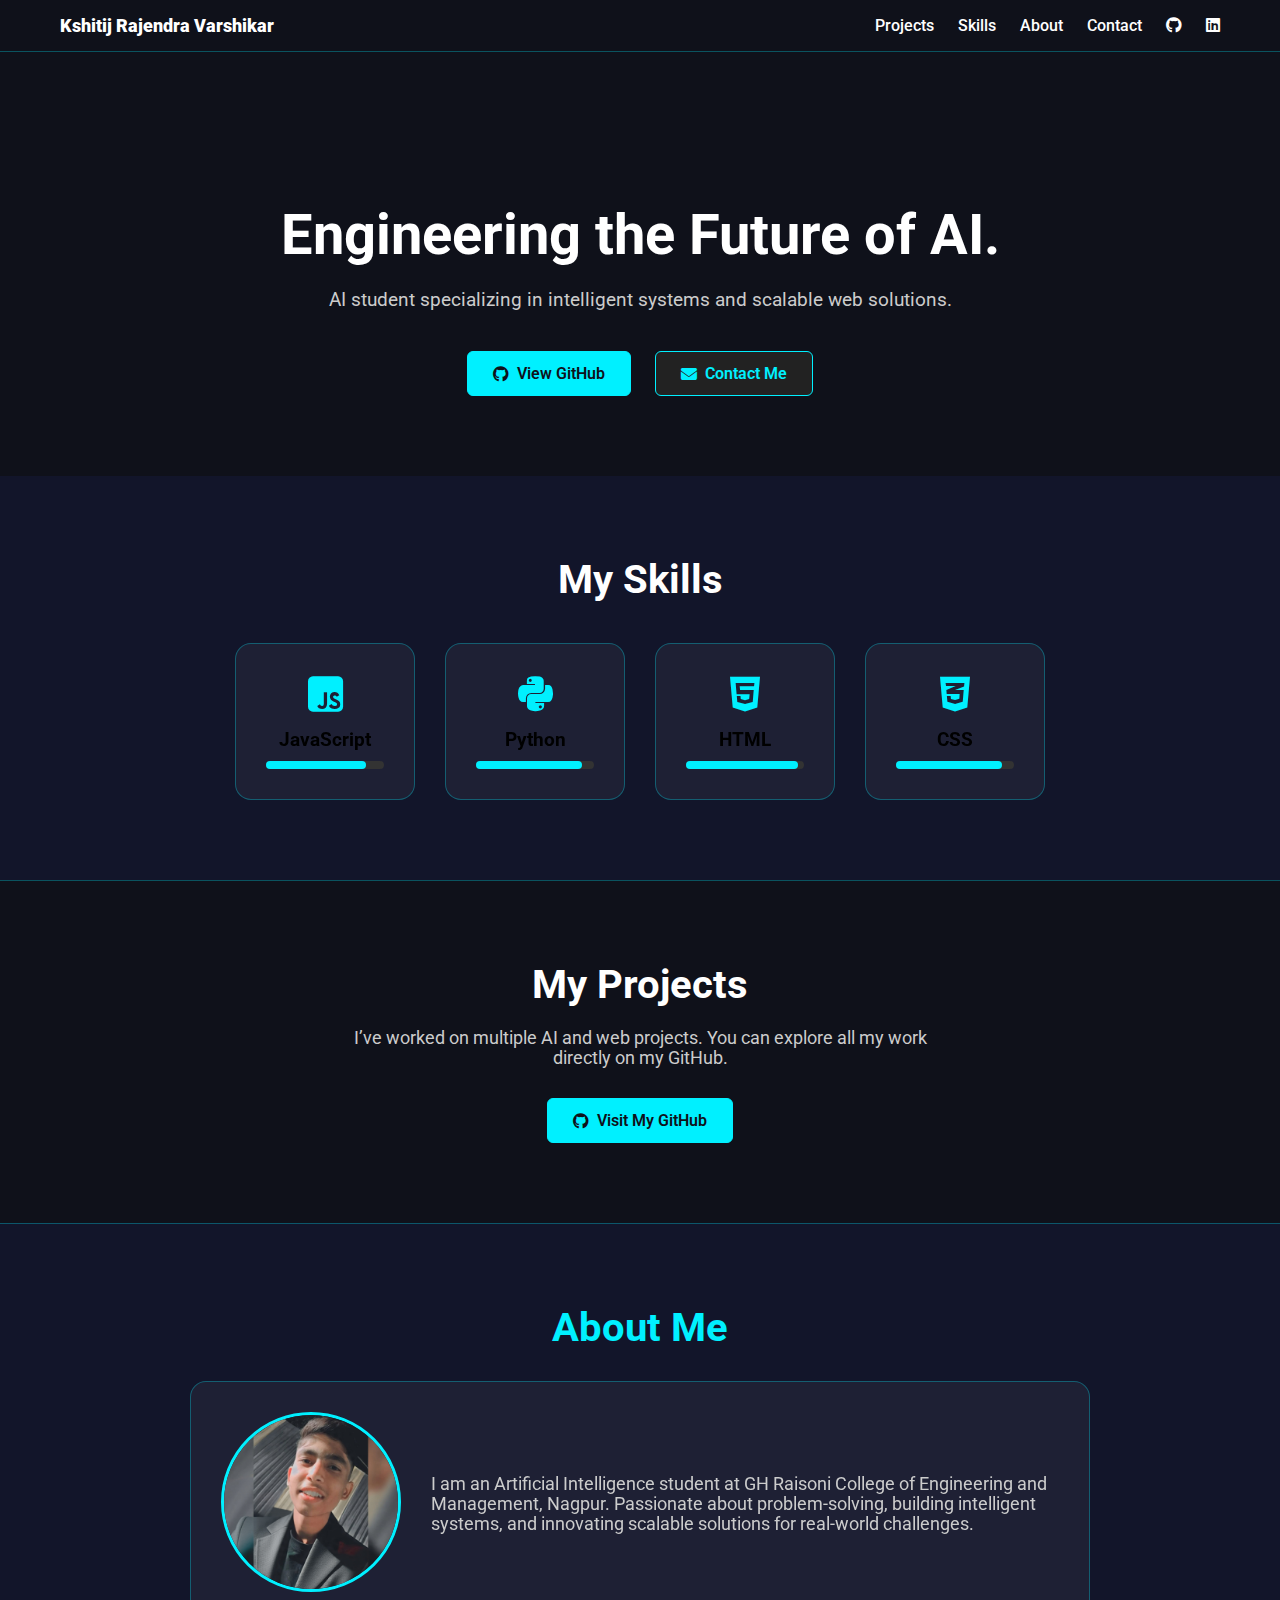
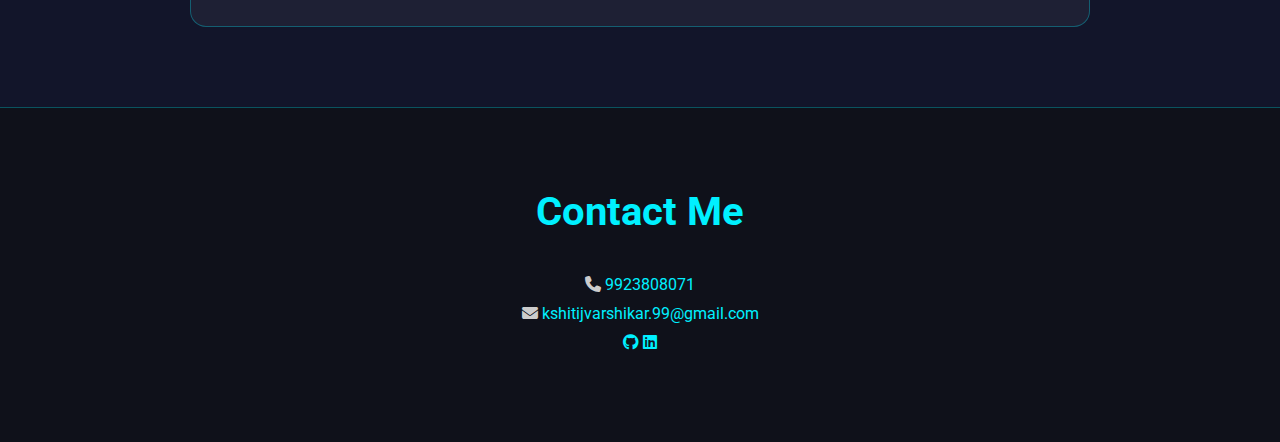
<file: Task1/index.html>
<!DOCTYPE html>
<html lang="en">

<head>
    <meta charset="UTF-8">
    <meta name="viewport" content="width=device-width, initial-scale=1.0">
    <title>Kshitij Rajendra Varshikar - Portfolio</title>

    <!-- Favicon -->
    <link rel="icon" href="profile.jpg" type="image/png">

    <!-- Google Fonts -->
    <link href="https://fonts.googleapis.com/css2?family=Roboto:wght@400;500;700;900&display=swap" rel="stylesheet">

    <!-- Font Awesome -->
    <link rel="stylesheet" href="https://cdnjs.cloudflare.com/ajax/libs/font-awesome/6.5.0/css/all.min.css">

    <!-- Custom CSS -->
    <link rel="stylesheet" href="style.css">
</head>

<body>

    <!-- Header -->
    <header class="header">
        <div class="container header-container">
            <h1 class="logo">Kshitij Rajendra Varshikar</h1>
            <nav class="nav">
                <a href="#work">Projects</a>
                <a href="#skills">Skills</a>
                <a href="#about">About</a>
                <a href="#contact">Contact</a>
                <a href="https://github.com/kshitijvarshikar" target="_blank" aria-label="GitHub"><i
                        class="fab fa-github"></i></a>
                <a href="https://www.linkedin.com/in/kshitij-varshikar-429177317" target="_blank"
                    aria-label="LinkedIn"><i class="fab fa-linkedin"></i></a>
            </nav>
        </div>
    </header>

    <!-- Hero Section -->
    <section class="hero">
        <div class="hero-content">
            <h1>Engineering the Future of AI.</h1>
            <p>AI student specializing in intelligent systems and scalable web solutions.</p>
            <div class="hero-buttons">
                <a href="https://github.com/kshitijvarshikar" target="_blank" class="btn btn-primary">
                    <i class="fab fa-github"></i> View GitHub
                </a>
                <a href="#contact" class="btn btn-secondary">
                    <i class="fas fa-envelope"></i> Contact Me
                </a>
            </div>
        </div>
    </section>

    <!-- Skills Section -->
    <section class="skills" id="skills">
        <h2>My Skills</h2>
        <div class="skills-grid">
            <div class="skill-card">
                <i class="fab fa-js-square skill-icon"></i>
                <h3>JavaScript</h3>
                <div class="progress-bar">
                    <div class="progress js"></div>
                </div>
            </div>
            <div class="skill-card">
                <i class="fab fa-python skill-icon"></i>
                <h3>Python</h3>
                <div class="progress-bar">
                    <div class="progress python"></div>
                </div>
            </div>
            <div class="skill-card">
                <i class="fab fa-html5 skill-icon"></i>
                <h3>HTML</h3>
                <div class="progress-bar">
                    <div class="progress html"></div>
                </div>
            </div>
            <div class="skill-card">
                <i class="fab fa-css3-alt skill-icon"></i>
                <h3>CSS</h3>
                <div class="progress-bar">
                    <div class="progress css"></div>
                </div>
            </div>
        </div>
    </section>

    <!-- Projects Section -->
    <section class="projects" id="work">
        <h2>My Projects</h2>
        <p style="color:#ccc; font-size:1.1rem; max-width:600px; margin:auto; margin-bottom:30px;">
            I’ve worked on multiple AI and web projects. You can explore all my work directly on my GitHub.
        </p>
        <a href="https://github.com/kshitijvarshikar" target="_blank" class="btn btn-primary">
            <i class="fab fa-github"></i> Visit My GitHub
        </a>
    </section>

    <!-- About Section -->
    <section class="about" id="about">
        <h2>About Me</h2>
        <div class="about-card about-grid">
            <div class="about-image">
                <img src="profile.jpg" alt="Kshitij Rajendra Varshikar" />
            </div>
            <div class="about-text">
                <p>
                    I am an Artificial Intelligence student at GH Raisoni College of Engineering and Management, Nagpur.
                    Passionate about problem-solving, building intelligent systems, and innovating scalable solutions
                    for real-world challenges.
                </p>
            </div>
        </div>
    </section>

    <!-- Contact Section -->
    <section class="contact" id="contact">
        <h2>Contact Me</h2>
        <div class="contact-grid">
            <div class="contact-info">
                <p><i class="fas fa-phone"></i> <a href="tel:9923808071">9923808071</a></p>
                <p><i class="fas fa-envelope"></i> <a
                        href="mailto:kshitijvarshikar.99@gmail.com">kshitijvarshikar.99@gmail.com</a></p>
                <p>
                    <a href="https://github.com/kshitijvarshikar" target="_blank"><i class="fab fa-github"></i></a>
                    <a href="https://www.linkedin.com/in/kshitij-varshikar-429177317" target="_blank"><i
                            class="fab fa-linkedin"></i></a>
                </p>
            </div>
        </div>
    </section>

</body>

</html>
</file>
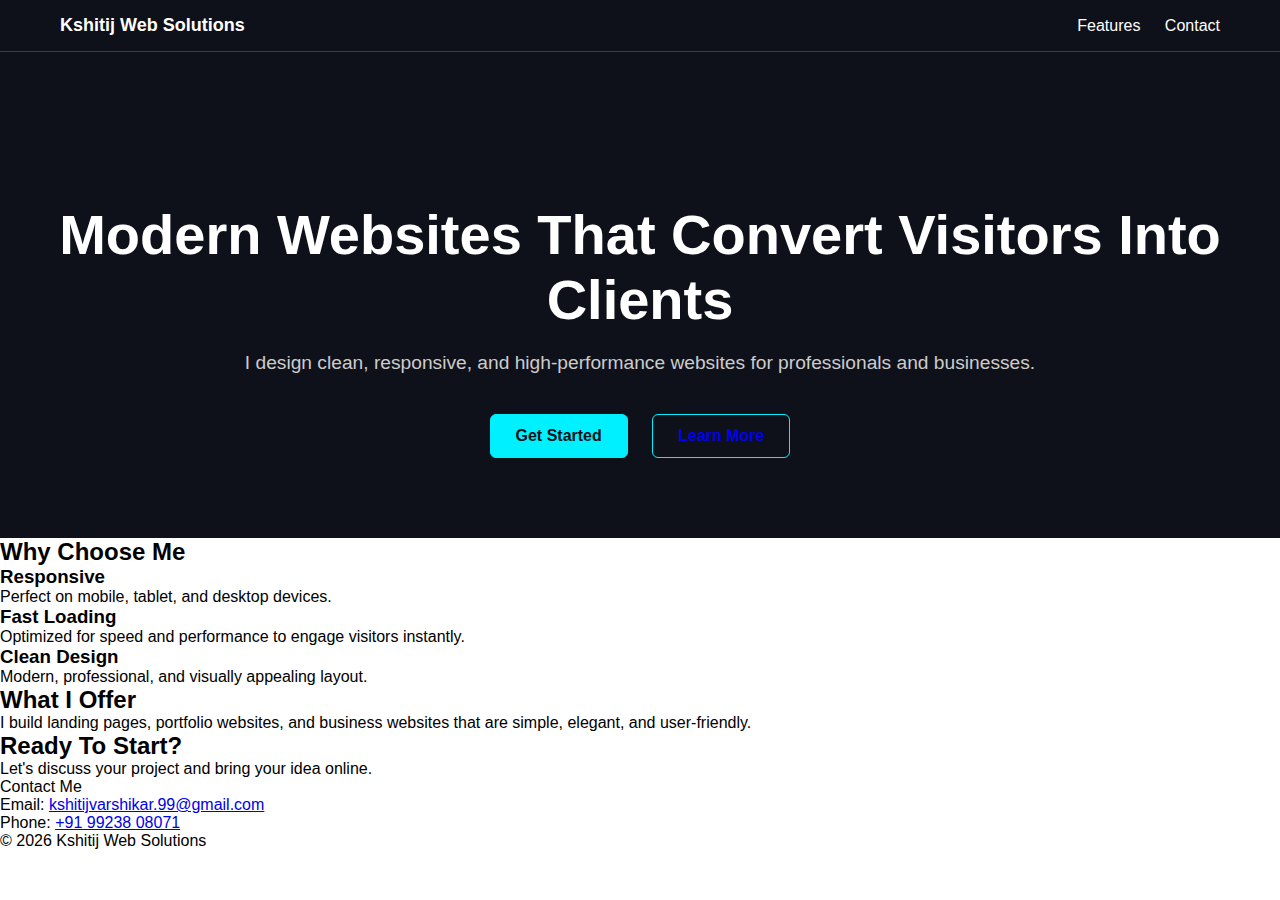
<file: Task2/index.html>
<!DOCTYPE html>
<html lang="en">

<head>
    <meta charset="UTF-8">
    <meta name="viewport" content="width=device-width, initial-scale=1.0">
    <title>Kshitij Web Solutions | Landing Page</title>

    <!-- Favicon -->
    <link rel="icon" href="profile.jpg" type="image/png">

    <!-- Stylesheet -->
    <link rel="stylesheet" href="style.css">
</head>

<body>

    <!-- Header -->
    <header class="header">
        <div class="container header-container">
            <h1 class="logo">Kshitij Web Solutions</h1>
            <nav class="nav">
                <a href="#features">Features</a>
                <a href="#contact-section">Contact</a>
            </nav>
        </div>
    </header>

    <!-- Hero Section -->
    <section class="hero">
        <div class="container">
            <h1>Modern Websites That Convert Visitors Into Clients</h1>
            <p>I design clean, responsive, and high-performance websites for professionals and businesses.</p>
            <div class="hero-buttons">
                <a href="#contact-section" class="btn btn-primary">Get Started</a>
                <a href="#features" class="btn btn-outline">Learn More</a>
            </div>
        </div>
    </section>

    <!-- Features Section -->
    <section id="features" class="features">
        <div class="container">
            <h2>Why Choose Me</h2>
            <div class="features-grid">
                <div class="feature-card">
                    <h3>Responsive</h3>
                    <p>Perfect on mobile, tablet, and desktop devices.</p>
                </div>
                <div class="feature-card">
                    <h3>Fast Loading</h3>
                    <p>Optimized for speed and performance to engage visitors instantly.</p>
                </div>
                <div class="feature-card">
                    <h3>Clean Design</h3>
                    <p>Modern, professional, and visually appealing layout.</p>
                </div>
            </div>
        </div>
    </section>

    <!-- Info Section -->
    <section class="info">
        <div class="container">
            <h2>What I Offer</h2>
            <p>I build landing pages, portfolio websites, and business websites that are simple, elegant, and
                user-friendly.</p>
        </div>
    </section>

    <!-- Ready To Start / Contact Section -->
    <section id="contact-section" class="cta">
        <div class="container">
            <h2>Ready To Start?</h2>
            <p>Let's discuss your project and bring your idea online.</p>

            <p class="contact-text">Contact Me</p>

            <div class="contact-details">
                <p>Email: <a href="mailto:kshitijvarshikar.99@gmail.com">kshitijvarshikar.99@gmail.com</a></p>
                <p>Phone: <a href="tel:+919923808071">+91 99238 08071</a></p>
            </div>
        </div>
    </section>

    <!-- Footer -->
    <footer class="footer">
        <div class="container footer-container">
            <p>© 2026 Kshitij Web Solutions</p>
        </div>
    </footer>

</body>

</html>
</file>
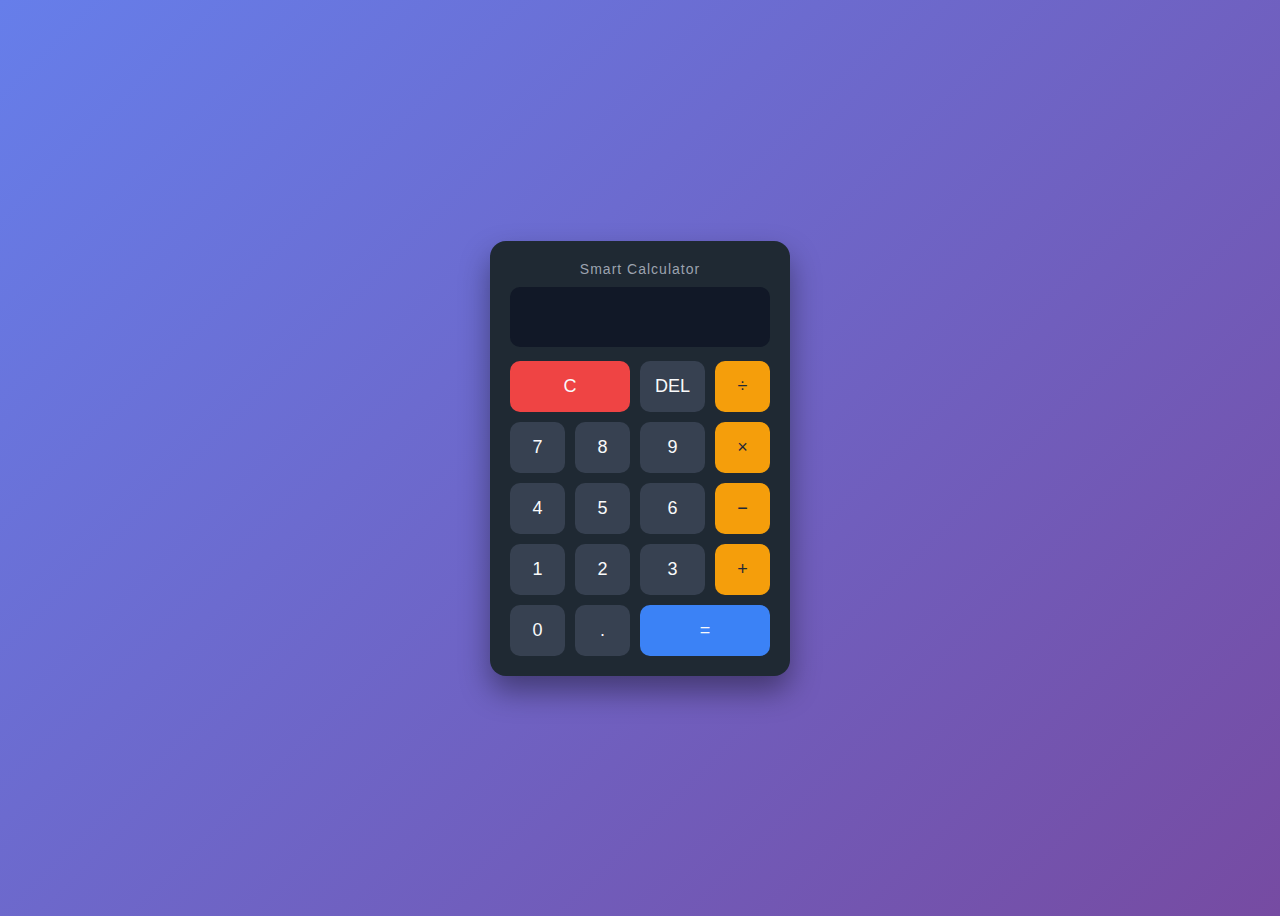
<file: Task3/index.html>
<!DOCTYPE html>
<html lang="en">

<head>
    <meta charset="UTF-8">
    <title>Smart Calculator</title>

    <!-- Favicon via link (no file needed) -->
    <link rel="icon" href="https://cdn-icons-png.flaticon.com/512/1828/1828817.png">

    <link rel="stylesheet" href="style.css">
    <meta name="google-site-verification" content="6hV1ZpFa_tveYsxCmnfz15PiCepNJqixiGMUtwviOws" />
</head>

<body>

    <div class="calculator">
        <div class="brand">Smart Calculator</div>
        <input type="text" id="display" class="display" readonly>

        <div class="buttons">
            <button class="clear" onclick="clearDisplay()">C</button>
            <button onclick="deleteLast()">DEL</button>
            <button class="operator" onclick="setOperator('/')">÷</button>

            <button onclick="appendNumber(7)">7</button>
            <button onclick="appendNumber(8)">8</button>
            <button onclick="appendNumber(9)">9</button>
            <button class="operator" onclick="setOperator('*')">×</button>

            <button onclick="appendNumber(4)">4</button>
            <button onclick="appendNumber(5)">5</button>
            <button onclick="appendNumber(6)">6</button>
            <button class="operator" onclick="setOperator('-')">−</button>

            <button onclick="appendNumber(1)">1</button>
            <button onclick="appendNumber(2)">2</button>
            <button onclick="appendNumber(3)">3</button>
            <button class="operator" onclick="setOperator('+')">+</button>

            <button onclick="appendNumber(0)">0</button>
            <button onclick="appendDot()">.</button>
            <button class="equal" onclick="calculate()">=</button>
        </div>
    </div>

    <script src="script.js"></script>
</body>


</html>
</file>
<file: Task1/style.css>
* {
    box-sizing: border-box;
    margin: 0;
    padding: 0;
    font-family: 'Roboto', sans-serif;
}

:root {
    --bg: #0f111a;
    --text: #ffffff;
    --accent: #00f0ff;
    --card-bg: rgba(255, 255, 255, 0.05);
    --border: rgba(0, 240, 255, 0.3);
}

/* Header */
.header {
    position: sticky;
    top: 0;
    background: var(--bg);
    border-bottom: 1px solid var(--border);
    z-index: 999;
}

.header-container {
    max-width: 1200px;
    margin: auto;
    display: flex;
    justify-content: space-between;
    align-items: center;
    padding: 15px 20px;
}

.logo {
    font-weight: 900;
    font-size: 18px;
    color: var(--text);
}

.nav a {
    color: var(--text);
    margin-left: 20px;
    text-decoration: none;
    font-weight: 500;
    transition: 0.3s;
}

.nav a:hover {
    color: var(--accent);
}

/* Hero Section */
.hero {
    background: var(--bg);
    color: var(--text);
    text-align: center;
    padding: 150px 20px 80px;
}

.hero h1 {
    font-size: 3.5rem;
    margin-bottom: 20px;
}

.hero p {
    color: #ccc;
    font-size: 1.2rem;
    margin-bottom: 40px;
}

.hero-buttons .btn {
    margin: 0 10px;
}

/* Buttons */
.btn {
    padding: 12px 25px;
    border-radius: 6px;
    font-weight: 600;
    display: inline-flex;
    align-items: center;
    gap: 8px;
    border: 1px solid var(--accent);
    transition: 0.3s;
    text-decoration: none;
}

.btn-primary {
    background: var(--accent);
    color: var(--bg);
}

.btn-primary:hover {
    background: #00d4e0;
}

.btn-secondary {
    background: #222;
    color: var(--accent);
    border: 1px solid var(--accent);
}

.btn-secondary:hover {
    background: var(--accent);
    color: var(--bg);
}

/* Skills */
.skills {
    background: #12152a;
    padding: 80px 20px;
    text-align: center;
}

.skills h2 {
    color: var(--text);
    font-size: 2.5rem;
    margin-bottom: 40px;
}

.skills-grid {
    display: flex;
    flex-wrap: wrap;
    justify-content: center;
    gap: 30px;
}

.skill-card {
    background: var(--card-bg);
    backdrop-filter: blur(10px);
    padding: 30px;
    border-radius: 16px;
    width: 180px;
    text-align: center;
    border: 1px solid var(--border);
    transition: transform 0.3s;
}

.skill-card:hover {
    transform: translateY(-5px);
}

.skill-icon {
    font-size: 2.5rem;
    color: var(--accent);
    margin-bottom: 15px;
}

.progress-bar {
    width: 100%;
    height: 8px;
    background: #333;
    border-radius: 4px;
    margin-top: 10px;
}

.progress {
    height: 100%;
    border-radius: 4px;
    background: var(--accent);
}

.js {
    width: 85%;
}

.python {
    width: 90%;
}

.html {
    width: 95%;
}

.css {
    width: 90%;
}

/* Projects */
.projects {
    background: var(--bg);
    padding: 80px 20px;
    text-align: center;
    border-top: 1px solid var(--border);
}

.projects h2 {
    color: var(--text);
    font-size: 2.5rem;
    margin-bottom: 20px;
}

.projects p {
    color: #ccc;
    font-size: 1.1rem;
    margin-bottom: 20px;
}

/* About */
.about {
    background: #12152a;
    padding: 80px 20px;
    text-align: center;
    border-top: 1px solid var(--border);
}

.about h2 {
    color: var(--accent);
    font-size: 2.5rem;
    margin-bottom: 30px;
}

.about-card {
    background: var(--card-bg);
    backdrop-filter: blur(12px);
    padding: 30px;
    border-radius: 16px;
    max-width: 900px;
    margin: auto;
    display: flex;
    align-items: center;
    gap: 30px;
    color: #ccc;
    border: 1px solid var(--border);
}

.about-image img {
    width: 180px;
    height: 180px;
    object-fit: cover;
    border-radius: 50%;
    border: 3px solid var(--accent);
    transition: transform 0.3s;
}

.about-image img:hover {
    transform: scale(1.05);
}

.about-text {
    flex: 1;
    font-size: 1.1rem;
    text-align: left;
}

/* Contact */
.contact {
    background: var(--bg);
    padding: 80px 20px;
    text-align: center;
    border-top: 1px solid var(--border);
}

.contact h2 {
    color: var(--accent);
    font-size: 2.5rem;
    margin-bottom: 40px;
}

.contact-info p {
    color: #ccc;
    margin: 10px 0;
}

.contact-info a {
    color: var(--accent);
    text-decoration: none;
}

.contact-info a:hover {
    color: #00d4e0;
}

/* Responsive */
@media (max-width:900px) {

    .skills-grid,
    .contact-grid {
        flex-direction: column;
        align-items: center;
    }

    .hero h1 {
        font-size: 2.2rem;
    }

    .nav a {
        margin-left: 10px;
        font-size: 14px;
    }

    .about-card {
        flex-direction: column;
        text-align: center;
    }

    .about-text {
        text-align: center;
    }

    .about-image img {
        margin-bottom: 20px;
    }
}
</file>
<file: Task2/style.css>
* {
    box-sizing: border-box;
    margin: 0;
    padding: 0;
    font-family: 'Roboto', sans-serif;
}

:root {
    --bg: #0f111a;
    --text: #ffffff;
    --accent: #00f0ff;
    --card-bg: rgba(255, 255, 255, 0.05);
    --border: rgba(0, 240, 255, 0.3);
}

/* Header */
.header {
    position: sticky;
    top: 0;
    background: var(--bg);
    border-bottom: 1px solid var(--border);
    z-index: 999;
}

.header-container {
    max-width: 1200px;
    margin: auto;
    display: flex;
    justify-content: space-between;
    align-items: center;
    padding: 15px 20px;
}

.logo {
    font-weight: 900;
    font-size: 18px;
    color: var(--text);
}

.nav a {
    color: var(--text);
    margin-left: 20px;
    text-decoration: none;
    font-weight: 500;
    transition: 0.3s;
}

.nav a:hover {
    color: var(--accent);
}

/* Hero Section */
.hero {
    background: var(--bg);
    color: var(--text);
    text-align: center;
    padding: 150px 20px 80px;
}

.hero h1 {
    font-size: 3.5rem;
    margin-bottom: 20px;
}

.hero p {
    color: #ccc;
    font-size: 1.2rem;
    margin-bottom: 40px;
}

.hero-buttons .btn {
    margin: 0 10px;
}

/* Buttons */
.btn {
    padding: 12px 25px;
    border-radius: 6px;
    font-weight: 600;
    display: inline-flex;
    align-items: center;
    gap: 8px;
    border: 1px solid var(--accent);
    transition: 0.3s;
    text-decoration: none;
}

.btn-primary {
    background: var(--accent);
    color: var(--bg);
}

.btn-primary:hover {
    background: #00d4e0;
}

.btn-secondary {
    background: #222;
    color: var(--accent);
    border: 1px solid var(--accent);
}

.btn-secondary:hover {
    background: var(--accent);
    color: var(--bg);
}

/* Skills */
.skills {
    background: #12152a;
    padding: 80px 20px;
    text-align: center;
}

.skills h2 {
    color: var(--text);
    font-size: 2.5rem;
    margin-bottom: 40px;
}

.skills-grid {
    display: flex;
    flex-wrap: wrap;
    justify-content: center;
    gap: 30px;
}

.skill-card {
    background: var(--card-bg);
    backdrop-filter: blur(10px);
    padding: 30px;
    border-radius: 16px;
    width: 180px;
    text-align: center;
    border: 1px solid var(--border);
    transition: transform 0.3s;
}

.skill-card:hover {
    transform: translateY(-5px);
}

.skill-icon {
    font-size: 2.5rem;
    color: var(--accent);
    margin-bottom: 15px;
}

.progress-bar {
    width: 100%;
    height: 8px;
    background: #333;
    border-radius: 4px;
    margin-top: 10px;
}

.progress {
    height: 100%;
    border-radius: 4px;
    background: var(--accent);
}

.js {
    width: 85%;
}

.python {
    width: 90%;
}

.html {
    width: 95%;
}

.css {
    width: 90%;
}

/* Projects */
.projects {
    background: var(--bg);
    padding: 80px 20px;
    text-align: center;
    border-top: 1px solid var(--border);
}

.projects h2 {
    color: var(--text);
    font-size: 2.5rem;
    margin-bottom: 20px;
}

.projects p {
    color: #ccc;
    font-size: 1.1rem;
    margin-bottom: 20px;
}

/* About */
.about {
    background: #12152a;
    padding: 80px 20px;
    text-align: center;
    border-top: 1px solid var(--border);
}

.about h2 {
    color: var(--accent);
    font-size: 2.5rem;
    margin-bottom: 30px;
}

.about-card {
    background: var(--card-bg);
    backdrop-filter: blur(12px);
    padding: 30px;
    border-radius: 16px;
    max-width: 900px;
    margin: auto;
    display: flex;
    align-items: center;
    gap: 30px;
    color: #ccc;
    border: 1px solid var(--border);
}

.about-image img {
    width: 180px;
    height: 180px;
    object-fit: cover;
    border-radius: 50%;
    border: 3px solid var(--accent);
    transition: transform 0.3s;
}

.about-image img:hover {
    transform: scale(1.05);
}

.about-text {
    flex: 1;
    font-size: 1.1rem;
    text-align: left;
}

/* Contact */
.contact {
    background: var(--bg);
    padding: 80px 20px;
    text-align: center;
    border-top: 1px solid var(--border);
}

.contact h2 {
    color: var(--accent);
    font-size: 2.5rem;
    margin-bottom: 40px;
}

.contact-info p {
    color: #ccc;
    margin: 10px 0;
}

.contact-info a {
    color: var(--accent);
    text-decoration: none;
}

.contact-info a:hover {
    color: #00d4e0;
}

/* Responsive */
@media (max-width:900px) {

    .skills-grid,
    .contact-grid {
        flex-direction: column;
        align-items: center;
    }

    .hero h1 {
        font-size: 2.2rem;
    }

    .nav a {
        margin-left: 10px;
        font-size: 14px;
    }

    .about-card {
        flex-direction: column;
        text-align: center;
    }

    .about-text {
        text-align: center;
    }

    .about-image img {
        margin-bottom: 20px;
    }
}
</file>
<file: Task3/style.css>
* {
    box-sizing: border-box;
    font-family: Arial, sans-serif;
}

body {
    display: flex;
    justify-content: center;
    align-items: center;
    height: 100vh;
    background: linear-gradient(135deg, #667eea, #764ba2);
}

.calculator {
    background: #1f2933;
    padding: 20px;
    border-radius: 16px;
    width: 300px;
    box-shadow: 0 15px 30px rgba(0, 0, 0, 0.4);
}

.brand {
    text-align: center;
    color: #9ca3af;
    font-size: 14px;
    margin-bottom: 10px;
    letter-spacing: 1px;
}

.display {
    width: 100%;
    height: 60px;
    border: none;
    border-radius: 10px;
    margin-bottom: 14px;
    font-size: 26px;
    text-align: right;
    padding: 10px;
    background: #111827;
    color: #f9fafb;
}

.buttons {
    display: grid;
    grid-template-columns: repeat(4, 1fr);
    gap: 10px;
}

button {
    padding: 15px;
    font-size: 18px;
    border: none;
    border-radius: 10px;
    cursor: pointer;
    background: #374151;
    color: #f9fafb;
}

button:hover {
    background: #4b5563;
}

.operator {
    background: #f59e0b;
    color: #1f2937;
}

.equal {
    background: #3b82f6;
    grid-column: span 2;
}

.clear {
    background: #ef4444;
    grid-column: span 2;
}
</file>
